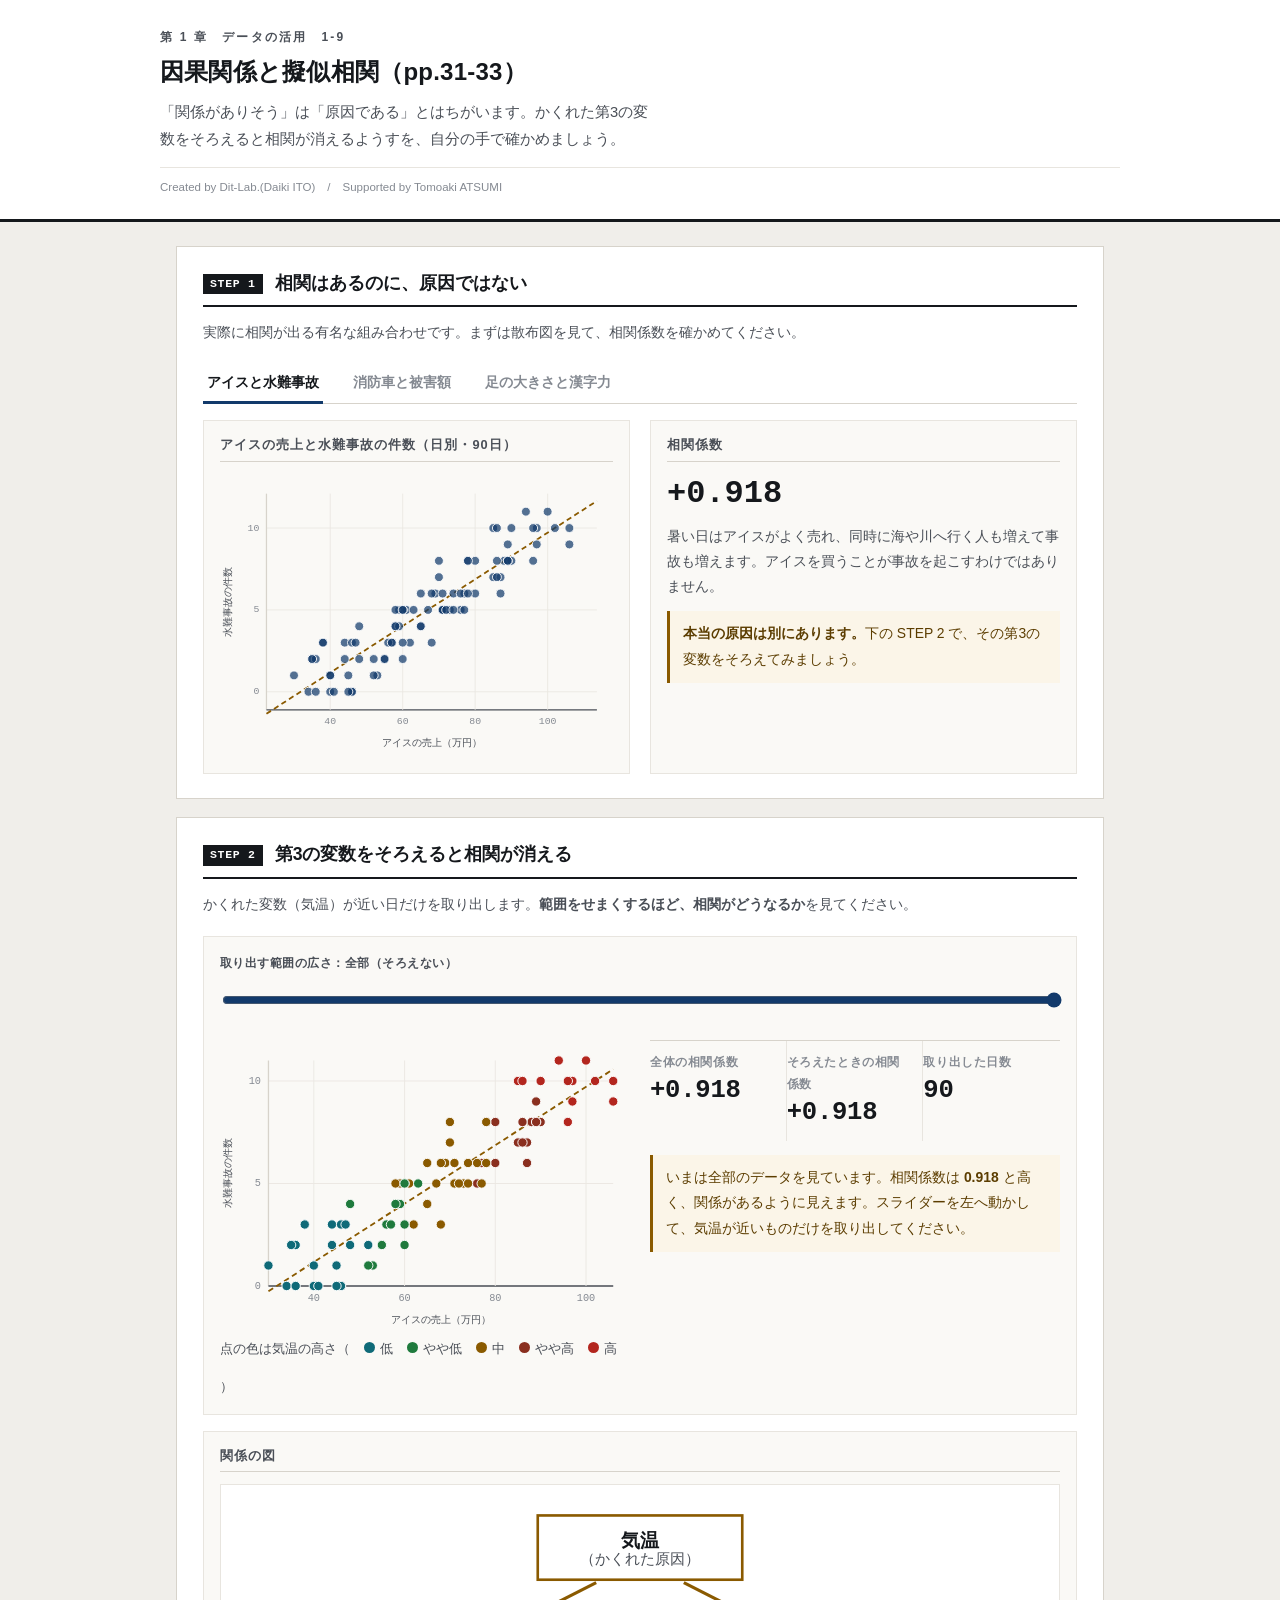
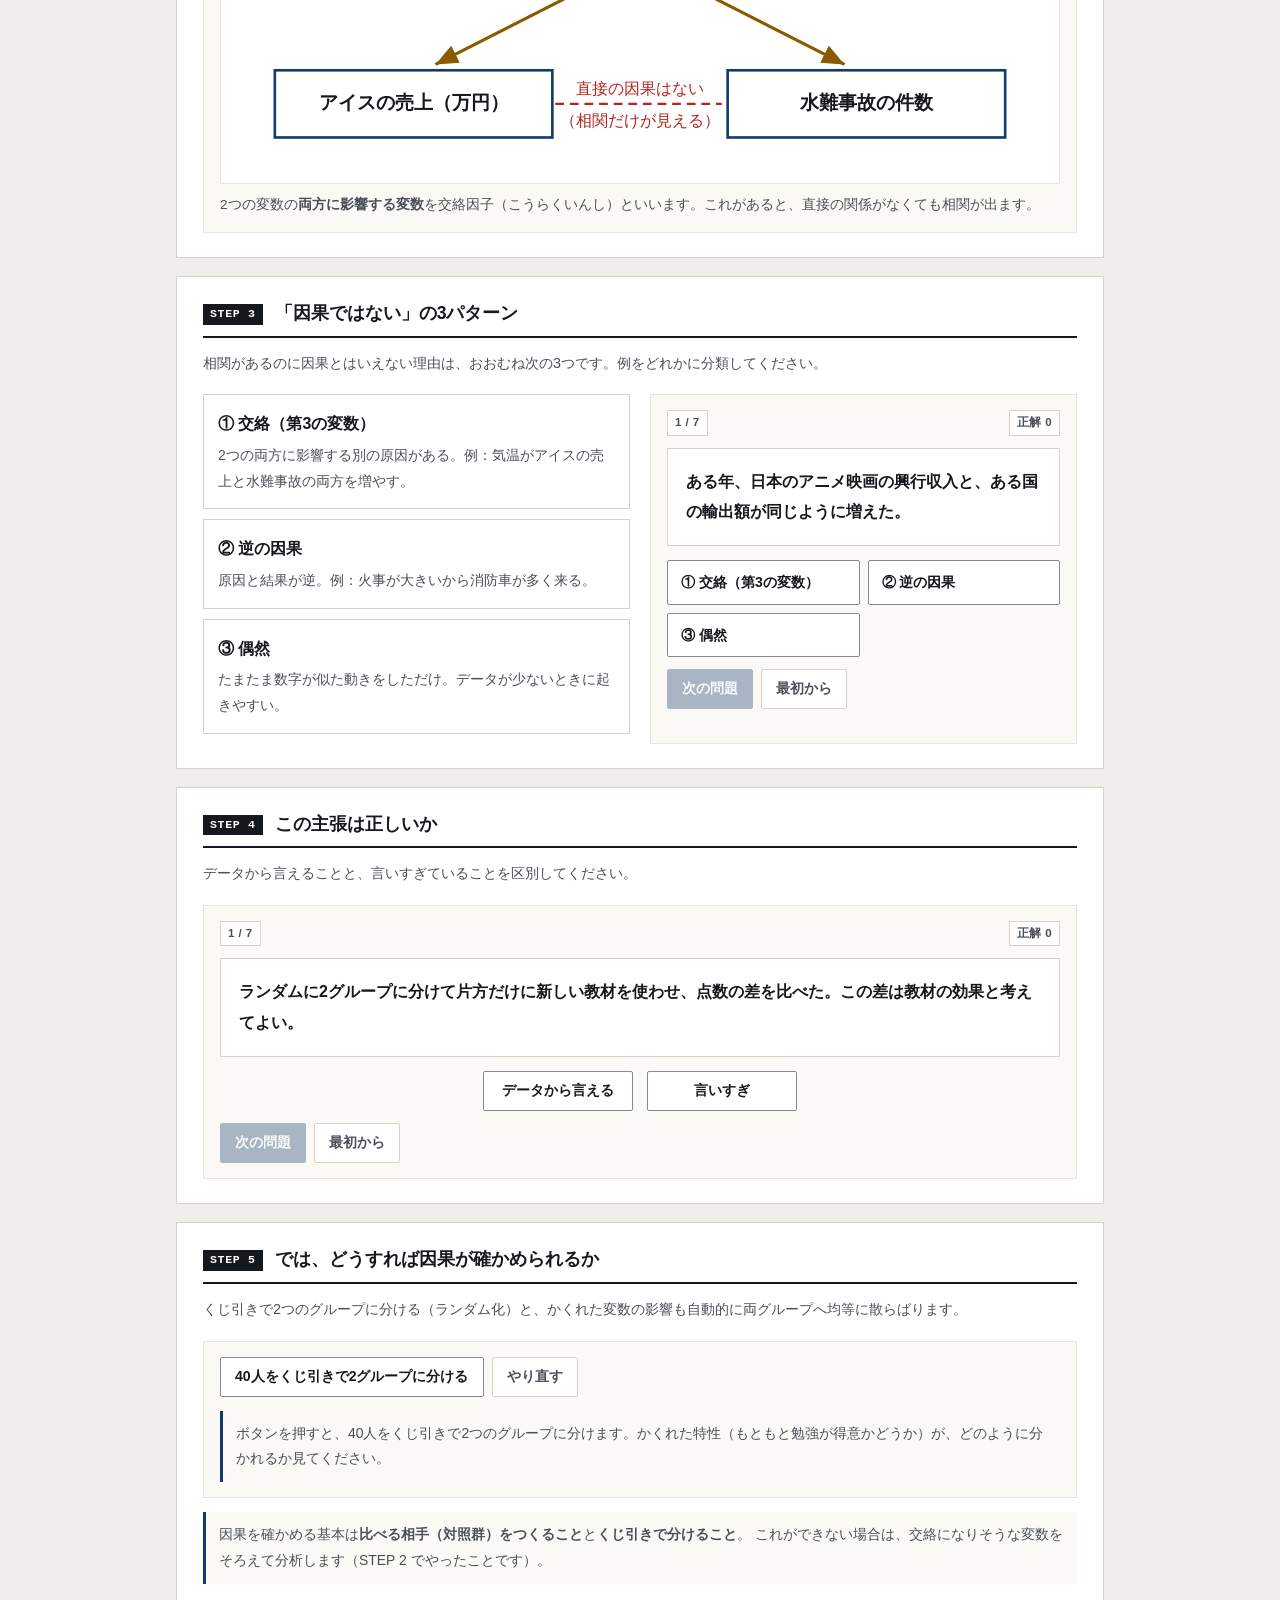
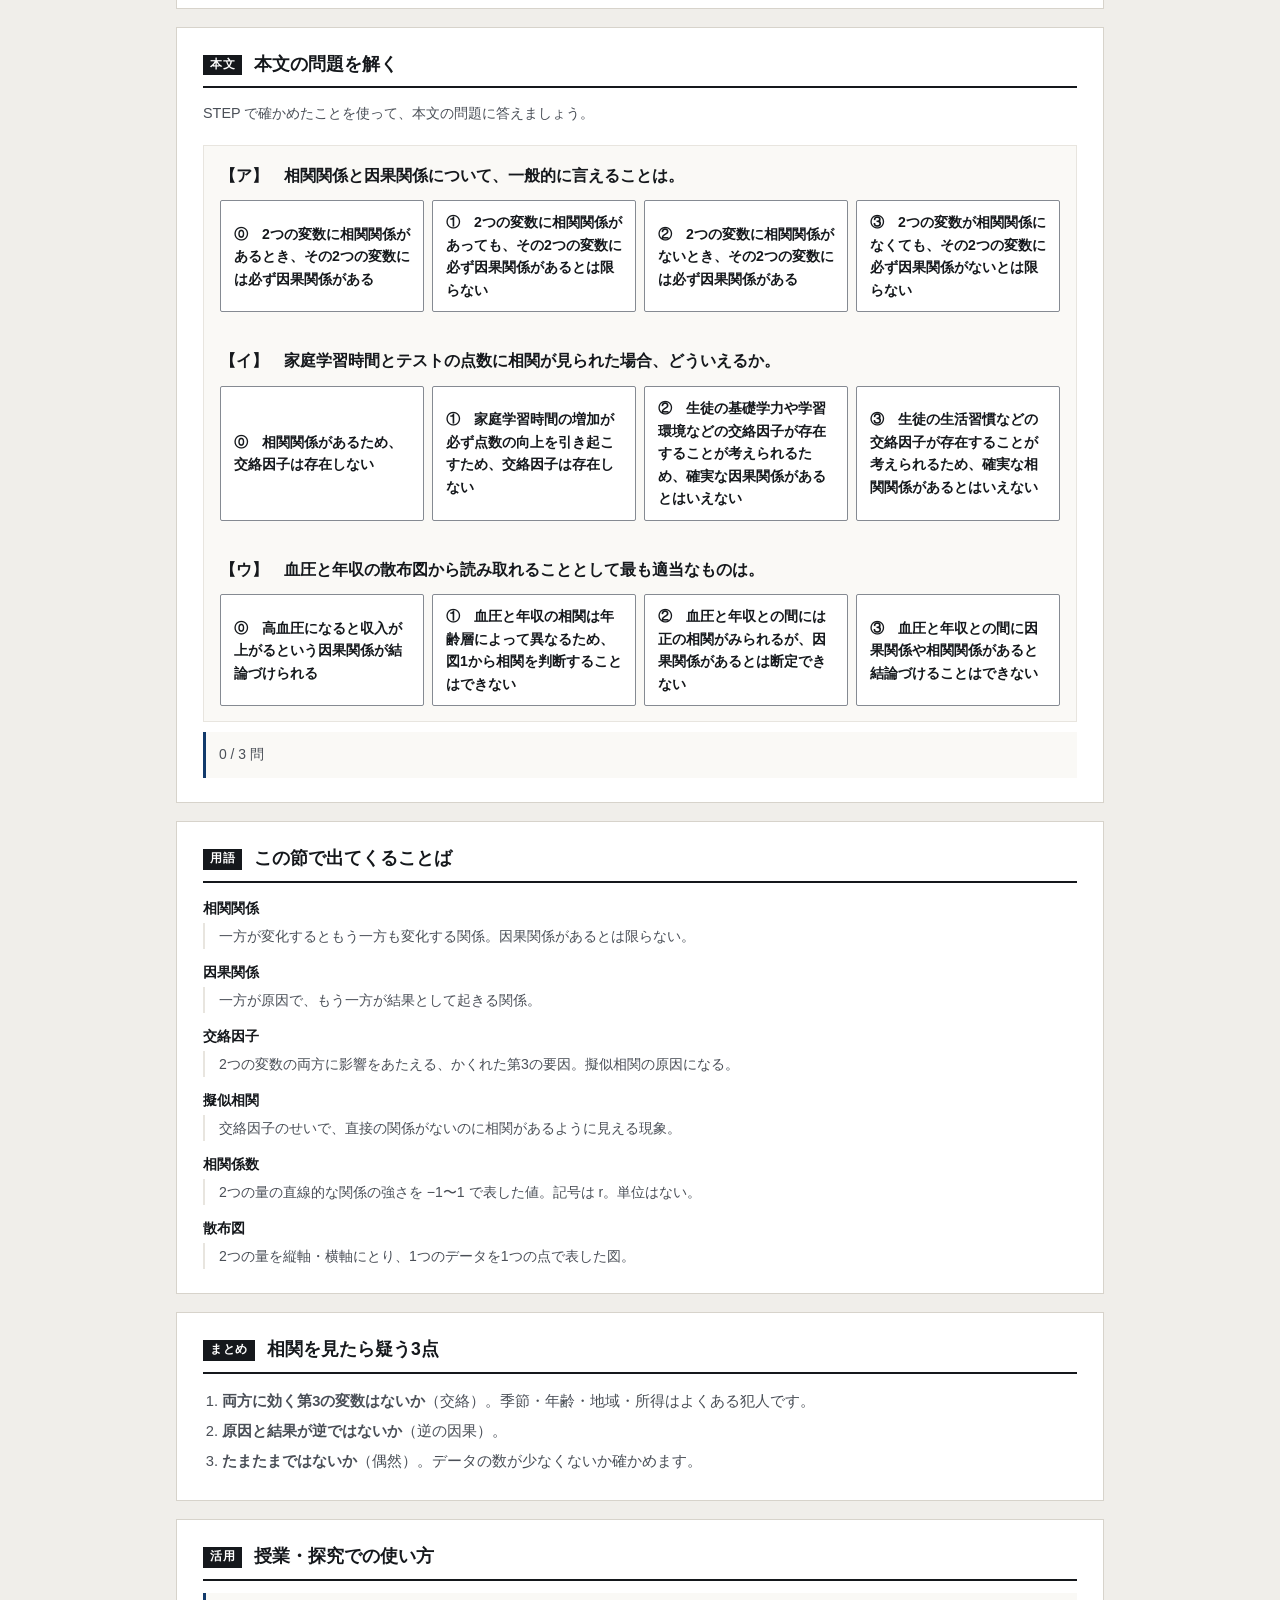
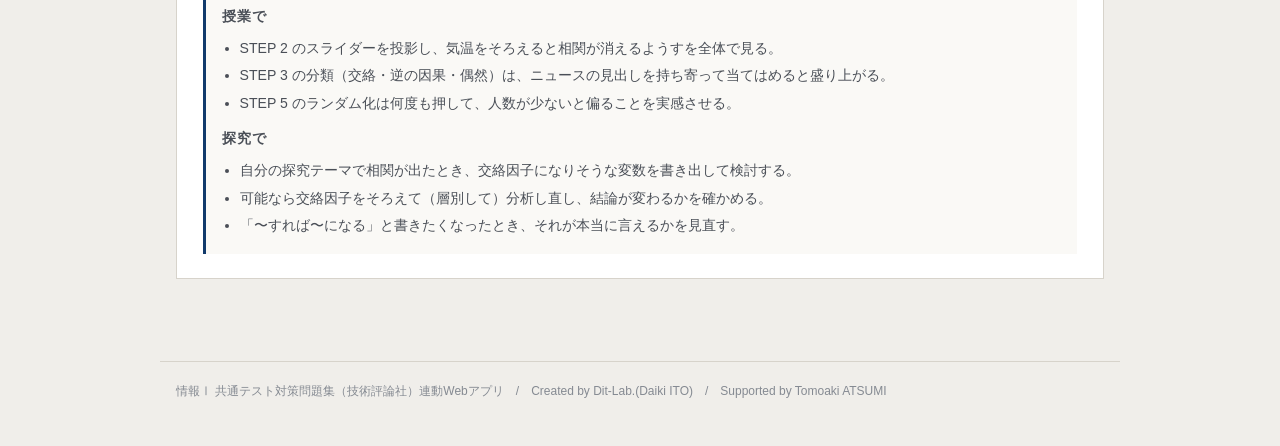
<file: index.html>
<!DOCTYPE html>
<html lang="ja">
<head>
<meta charset="UTF-8">
<meta name="viewport" content="width=device-width, initial-scale=1.0">
<title>因果関係と擬似相関｜情報Ⅰ共通テスト対策問題集</title>
<meta name="description" content="「関係がありそう」は「原因である」とはちがいます。かくれた第3の変数をそろえると相関が消えるようすを、自分の手で確かめましょう。">
<link rel="icon" href="data:image/svg+xml,%3Csvg xmlns=%22http://www.w3.org/2000/svg%22 viewBox=%220 0 32 32%22%3E%3Crect width=%2232%22 height=%2232%22 fill=%22%2315181c%22/%3E%3Ctext x=%2216%22 y=%2222%22 font-size=%2218%22 font-family=%22monospace%22 fill=%22%23fff%22 text-anchor=%22middle%22%3E01%3C/text%3E%3C/svg%3E">
<link rel="stylesheet" href="css/style.css?v=1b60c856">
<link rel="stylesheet" href="css/app.css?v=c2bbabc5">
</head>
<body>

<header class="app-header">
  <div class="inner">
    <span class="eyebrow">第 1 章　データの活用　1-9</span>
    <h1>因果関係と擬似相関（pp.31-33）</h1>
    <p class="lead">「関係がありそう」は「原因である」とはちがいます。かくれた第3の変数をそろえると相関が消えるようすを、自分の手で確かめましょう。</p>
    <p class="credit">Created by Dit-Lab.(Daiki ITO)　/　Supported by Tomoaki ATSUMI</p>
  </div>
</header>

<main class="wrap">
  <section class="step" id="step1">
    <h2><span class="no">STEP 1</span>相関はあるのに、原因ではない</h2>
    <p class="desc">実際に相関が出る有名な組み合わせです。まずは散布図を見て、相関係数を確かめてください。</p>

    <div class="seg" role="group" aria-label="事例の切り替え">
      <button data-case="0" aria-pressed="true">アイスと水難事故</button>
      <button data-case="1" aria-pressed="false">消防車と被害額</button>
      <button data-case="2" aria-pressed="false">足の大きさと漢字力</button>
    </div>

    <div class="grid c2" style="margin-top:16px">
      <div class="panel">
        <h3 id="caseTitle"></h3>
        <div id="caseChart"></div>
        <div class="legendrow" id="caseLegend"></div>
      </div>
      <div class="panel">
        <h3>相関係数</h3>
        <div class="rbig" id="caseR">—</div>
        <p class="why" id="caseWhy" style="margin-top:10px"></p>
        <div class="note warn" style="margin-top:12px">
          <strong>本当の原因は別にあります。</strong>下の STEP 2 で、その第3の変数をそろえてみましょう。
        </div>
      </div>
    </div>
  </section>

  <section class="step" id="step2">
    <h2><span class="no">STEP 2</span>第3の変数をそろえると相関が消える</h2>
    <p class="desc">かくれた変数（<span id="lurkName"></span>）が近い日だけを取り出します。<strong>範囲をせまくするほど、相関がどうなるか</strong>を見てください。</p>

    <div class="panel">
      <label class="fld" for="strat">取り出す範囲の広さ：<span class="mono" id="stratV"></span></label>
      <input type="range" id="strat" min="1" max="10" step="1" value="10">
      <div class="grid c2" style="margin-top:14px">
        <div>
          <div id="stratChart"></div>
          <div class="legendrow" id="stratLegend"></div>
        </div>
        <div>
          <div class="metrics">
            <div class="metric"><div class="k">全体の相関係数</div><div class="v" id="rAll">—</div></div>
            <div class="metric"><div class="k">そろえたときの相関係数</div><div class="v" id="rStrat">—</div></div>
            <div class="metric"><div class="k">取り出した日数</div><div class="v" id="nStrat">—</div></div>
          </div>
          <div class="note" id="stratNote" style="margin-top:14px"></div>
        </div>
      </div>
    </div>

    <div class="panel" style="margin-top:16px">
      <h3>関係の図</h3>
      <div class="diagram" id="diagram"></div>
      <p class="why" style="margin-top:8px">2つの変数の<strong>両方に影響する変数</strong>を交絡因子（こうらくいんし）といいます。これがあると、直接の関係がなくても相関が出ます。</p>
    </div>
  </section>

  <section class="step" id="step3">
    <h2><span class="no">STEP 3</span>「因果ではない」の3パターン</h2>
    <p class="desc">相関があるのに因果とはいえない理由は、おおむね次の3つです。例をどれかに分類してください。</p>

    <div class="grid c2">
      <div>
        <div class="patcard"><b>① 交絡（第3の変数）</b><p>2つの両方に影響する別の原因がある。例：気温がアイスの売上と水難事故の両方を増やす。</p></div>
        <div class="patcard"><b>② 逆の因果</b><p>原因と結果が逆。例：火事が大きいから消防車が多く来る。</p></div>
        <div class="patcard"><b>③ 偶然</b><p>たまたま数字が似た動きをしただけ。データが少ないときに起きやすい。</p></div>
      </div>
      <div class="panel">
        <div class="qhead">
          <span class="badge" id="pProgress">1 / 1</span>
          <span class="badge">正解 <span class="score" id="pScore">0</span></span>
        </div>
        <div class="card-q"><div class="q-scene" id="pText"></div></div>
        <div class="choice4" id="pChoices"></div>
        <div class="note" id="pFb" hidden style="margin-top:12px"></div>
        <div class="btn-row" style="margin-top:12px">
          <button class="btn primary" id="pNext" disabled>次の問題</button>
          <button class="btn ghost" id="pReset">最初から</button>
        </div>
      </div>
    </div>
  </section>

  <section class="step" id="step4">
    <h2><span class="no">STEP 4</span>この主張は正しいか</h2>
    <p class="desc">データから言えることと、言いすぎていることを区別してください。</p>
    <div class="panel">
      <div class="qhead">
        <span class="badge" id="jProgress">1 / 1</span>
        <span class="badge">正解 <span class="score" id="jScore">0</span></span>
      </div>
      <div class="card-q"><div class="q-scene" id="jText"></div></div>
      <div class="btn-row" style="justify-content:center;gap:14px">
        <button class="btn" id="jOk" style="min-width:150px">データから言える</button>
        <button class="btn" id="jNg" style="min-width:150px">言いすぎ</button>
      </div>
      <div class="note" id="jFb" hidden style="margin-top:12px"></div>
      <div class="btn-row" style="margin-top:12px">
        <button class="btn primary" id="jNext" disabled>次の問題</button>
        <button class="btn ghost" id="jReset">最初から</button>
      </div>
    </div>
  </section>

  <section class="step" id="step5">
    <h2><span class="no">STEP 5</span>では、どうすれば因果が確かめられるか</h2>
    <p class="desc">くじ引きで2つのグループに分ける（ランダム化）と、かくれた変数の影響も自動的に両グループへ均等に散らばります。</p>
    <div class="panel">
      <div class="btn-row">
        <button class="btn" id="runTrial">40人をくじ引きで2グループに分ける</button>
        <button class="btn ghost" id="resetTrial">やり直す</button>
      </div>
      <div id="trialChart" style="margin-top:14px"></div>
      <div class="note" id="trialNote" style="margin-top:12px"></div>
    </div>
    <div class="note info" style="margin-top:14px">
      因果を確かめる基本は<strong>比べる相手（対照群）をつくること</strong>と<strong>くじ引きで分けること</strong>。
      これができない場合は、交絡になりそうな変数をそろえて分析します（STEP 2 でやったことです）。
    </div>
  </section>


  <section class="step" id="stepBook">
    <h2><span class="no">本文</span>本文の問題を解く</h2>
    <p class="desc">STEP で確かめたことを使って、本文の問題に答えましょう。</p>
    <div class="panel" id="bookBox"></div>
    <div class="note" id="bookNote" style="margin-top:10px"></div>
  </section>

  <section class="step" id="glossary">
    <h2><span class="no">用語</span>この節で出てくることば</h2>
    <div id="glossBox"></div>
  </section>

  <section class="step">
    <h2><span class="no">まとめ</span>相関を見たら疑う3点</h2>
    <ol style="margin:0;padding-left:1.3em;color:var(--ink-2);font-size:.92rem;line-height:2.05">
      <li><strong>両方に効く第3の変数はないか</strong>（交絡）。季節・年齢・地域・所得はよくある犯人です。</li>
      <li><strong>原因と結果が逆ではないか</strong>（逆の因果）。</li>
      <li><strong>たまたまではないか</strong>（偶然）。データの数が少なくないか確かめます。</li>
    </ol>
  </section>

  <section class="step">
    <h2><span class="no">活用</span>授業・探究での使い方</h2>
    <div class="use-note">
      <h3>授業で</h3>
      <ul>
        <li>STEP 2 のスライダーを投影し、気温をそろえると相関が消えるようすを全体で見る。</li>
        <li>STEP 3 の分類（交絡・逆の因果・偶然）は、ニュースの見出しを持ち寄って当てはめると盛り上がる。</li>
        <li>STEP 5 のランダム化は何度も押して、人数が少ないと偏ることを実感させる。</li>
      </ul>
      <h3 style="margin-top:12px">探究で</h3>
      <ul>
        <li>自分の探究テーマで相関が出たとき、交絡因子になりそうな変数を書き出して検討する。</li>
        <li>可能なら交絡因子をそろえて（層別して）分析し直し、結論が変わるかを確かめる。</li>
        <li>「〜すれば〜になる」と書きたくなったとき、それが本当に言えるかを見直す。</li>
      </ul>
    </div>
  </section>

</main>

<footer class="app-footer">
  情報Ⅰ 共通テスト対策問題集（技術評論社）連動Webアプリ　/　Created by Dit-Lab.(Daiki ITO)　/　Supported by Tomoaki ATSUMI
</footer>

<script src="js/chart.js?v=fb6e3be1"></script>
<script src="js/terms.js?v=01bda077"></script>
<script src="js/quiz.js?v=13402362"></script>
<script src="js/app.js?v=0b6ff65b"></script>
</body>
</html>
</file>
<file: css/style.css>
/* =========================================================
   情報Ⅰ 共通テスト対策問題集 — Web アプリ共通スタイル
   紙面（参考書）に寄せた設計。装飾色は使わず、色は意味を持つときだけ。
   ========================================================= */

:root{
  --paper:#ffffff;
  --paper-2:#faf9f6;      /* うすい紙 */
  --bg:#f0eeea;           /* 台紙 */
  --ink:#15181c;
  --ink-2:#4a4f57;
  --ink-3:#858a92;
  --rule:#d7d3cb;         /* 罫線 */
  --rule-2:#e8e5df;
  --accent:#123a6b;       /* 濃紺。主要操作と現在地だけに使う */
  --accent-w:#e9eef6;
  --zero:#c0392b;         /* 左＝0 */
  --one:#1d4ed8;          /* 右＝1 */
  --ok:#1f7a3d;   --ok-bg:#eef6f0;
  --ng:#b3261e;   --ng-bg:#fbefee;
  --warn:#8a5a00; --warn-bg:#fbf5e8;
  --font:"Hiragino Kaku Gothic ProN","Hiragino Sans","Yu Gothic Medium","Yu Gothic",
         "Noto Sans JP",Meiryo,-apple-system,BlinkMacSystemFont,sans-serif;
  --mono:"SFMono-Regular",Menlo,Consolas,"Courier New",monospace;
}

*{box-sizing:border-box}
[hidden]{display:none !important}
html{-webkit-text-size-adjust:100%}
body{
  margin:0; background:var(--bg); color:var(--ink);
  font-family:var(--font); font-size:16px; line-height:1.85;
  font-feature-settings:"palt" 1;
}
h1,h2,h3,h4{line-height:1.45; margin:0; font-weight:700}
p{margin:0 0 .75em} p:last-child{margin-bottom:0}
a{color:var(--accent)}

/* ---------- 標題 ---------- */
.app-header{background:var(--paper); border-bottom:3px solid var(--ink); padding:26px 20px 20px}
.app-header .inner{max-width:960px; margin:0 auto}
.app-header .eyebrow{
  font-size:.75rem; font-weight:700; color:var(--ink-2); letter-spacing:.18em;
  display:block; margin-bottom:7px;
}
.app-header h1{font-size:1.5rem; letter-spacing:.01em}
.app-header .lead{font-size:.92rem; color:var(--ink-2); margin-top:9px; max-width:60ch}
.app-header .credit{
  font-size:.72rem; color:var(--ink-3); margin-top:14px;
  padding-top:9px; border-top:1px solid var(--rule-2);
}

/* ---------- 版面 ---------- */
.wrap{max-width:960px; margin:0 auto; padding:24px 16px 64px}
.step{background:var(--paper); border:1px solid var(--rule); padding:24px 26px; margin-bottom:18px}
.step > h2{
  display:flex; align-items:baseline; gap:12px; font-size:1.1rem;
  padding-bottom:9px; border-bottom:2px solid var(--ink); margin-bottom:12px;
}
.step > h2 .no{
  flex:none; font-family:var(--mono); font-size:.72rem; font-weight:700;
  background:var(--ink); color:var(--paper); padding:2px 7px; letter-spacing:.06em;
  position:relative; top:-2px;
}
.step > .desc{color:var(--ink-2); font-size:.9rem; margin-bottom:18px}
.step[hidden]{display:none}

.grid{display:grid; gap:20px}
.grid > *{min-width:0}          /* 子の中身で列が広がるのを防ぐ */
@media(min-width:800px){ .grid.c2{grid-template-columns:1fr 1fr} }
@media(min-width:800px){ .grid.c21{grid-template-columns:1.45fr 1fr} }

.panel{border:1px solid var(--rule-2); background:var(--paper-2); padding:15px 16px; min-width:0}
.panel > h3{
  font-size:.8rem; font-weight:700; color:var(--ink-2); letter-spacing:.08em;
  margin-bottom:12px; padding-bottom:6px; border-bottom:1px solid var(--rule);
}

/* ---------- 部品 ---------- */
.btn{
  appearance:none; border:1px solid var(--ink-3); background:var(--paper); color:var(--ink);
  font-family:inherit; font-size:.88rem; font-weight:700; padding:8px 14px;
  border-radius:2px; cursor:pointer; min-height:40px; line-height:1.4;
  transition:background .12s, border-color .12s, color .12s;
}
.btn:hover:not(:disabled){background:var(--accent-w); border-color:var(--accent); color:var(--accent)}
.btn:disabled{opacity:.35; cursor:not-allowed}
.btn.primary{background:var(--accent); color:var(--paper); border-color:var(--accent)}
.btn.primary:hover:not(:disabled){background:#0d2c53; color:var(--paper)}
.btn.ghost{border-color:var(--rule); color:var(--ink-2)}
.btn.sm{font-size:.8rem; padding:5px 10px; min-height:34px}
.btn-row{display:flex; flex-wrap:wrap; gap:8px; align-items:center}

/* タブ（見出し下線式） */
.seg{display:flex; gap:0; border-bottom:1px solid var(--rule)}
.seg button{
  appearance:none; border:0; background:transparent; font-family:inherit; font-size:.88rem;
  font-weight:700; color:var(--ink-3); padding:9px 4px; margin-right:26px; cursor:pointer;
  border-bottom:3px solid transparent; margin-bottom:-1px; min-height:40px;
}
.seg button:hover{color:var(--ink-2)}
.seg button[aria-pressed="true"]{color:var(--ink); border-bottom-color:var(--accent)}

label.fld{display:block; font-size:.78rem; font-weight:700; color:var(--ink-2); margin-bottom:5px; letter-spacing:.04em}
input[type=text], textarea, input[type=number]{
  width:100%; font-family:inherit; font-size:1rem; color:var(--ink);
  border:1px solid var(--ink-3); border-radius:2px; padding:9px 11px;
  background:var(--paper); min-height:42px;
}
input:focus, textarea:focus{outline:2px solid var(--accent); outline-offset:-1px; border-color:var(--accent)}
.btn:focus-visible, .seg button:focus-visible, .node-card:focus-visible{outline:2px solid var(--accent); outline-offset:2px}
textarea{resize:vertical; line-height:1.7}
.mono{font-family:var(--mono)}

table.tbl{width:100%; border-collapse:collapse; font-size:.89rem}
table.tbl th, table.tbl td{border-bottom:1px solid var(--rule-2); padding:7px 10px; text-align:right}
table.tbl th:first-child, table.tbl td:first-child{text-align:left}
table.tbl thead th{border-bottom:1.5px solid var(--ink); font-size:.76rem; color:var(--ink-2); font-weight:700; white-space:nowrap}
.tbl-scroll{overflow-x:auto; -webkit-overflow-scrolling:touch; max-width:100%}

.note{padding:10px 13px; font-size:.87rem; border-left:3px solid var(--ink-3); background:var(--paper-2); overflow-wrap:break-word; word-break:break-word}
.note.ok{background:var(--ok-bg); border-left-color:var(--ok); color:#123f22}
.note.ng{background:var(--ng-bg); border-left-color:var(--ng); color:#6d1a15}
.note.info{background:var(--paper-2); border-left-color:var(--accent); color:var(--ink-2)}
.note.warn{background:var(--warn-bg); border-left-color:var(--warn); color:#5c3d00}
.note[hidden]{display:none}

.badge{
  display:inline-block; font-size:.72rem; font-weight:700; padding:1px 7px;
  border:1px solid var(--rule); color:var(--ink-2); background:var(--paper); letter-spacing:.04em;
}

/* 数値は罫線で仕切るだけ。カードにしない */
.metrics{display:flex; flex-wrap:wrap; gap:0; border-top:1px solid var(--rule)}
.metric{flex:1 1 130px; padding:11px 14px 11px 0; border-right:1px solid var(--rule-2)}
.metric:last-child{border-right:0}
.metric .k{font-size:.74rem; color:var(--ink-3); font-weight:700; letter-spacing:.05em}
.metric .v{font-size:1.6rem; font-weight:700; line-height:1.3; font-family:var(--mono); letter-spacing:-.01em}
.metric .s{font-size:.76rem; color:var(--ink-2)}

.bit0{color:var(--zero); font-weight:700}
.bit1{color:var(--one); font-weight:700}

.app-footer{
  max-width:960px; margin:0 auto; padding:18px 16px 44px; color:var(--ink-3);
  font-size:.75rem; border-top:1px solid var(--rule);
}
.sr-only{position:absolute;width:1px;height:1px;overflow:hidden;clip:rect(0 0 0 0);white-space:nowrap}

@media(max-width:640px){
  body{font-size:15px}
  .app-header{padding:20px 16px 16px}
  .app-header h1{font-size:1.16rem}
  .wrap{padding:16px 12px 52px}
  .step{padding:18px 15px}
  .seg button{margin-right:18px; font-size:.84rem}
  .metric{flex-basis:50%; border-right:0}
}
@media (prefers-reduced-motion:reduce){ *{animation:none!important; transition:none!important} }

/* ---------- 自分のデータ・共有・印刷 ---------- */
.toolbar{display:flex; flex-wrap:wrap; gap:8px; align-items:center; margin-top:12px;
  padding-top:12px; border-top:1px solid var(--rule-2)}
.toolbar .hint{font-size:.78rem; color:var(--ink-3)}
.paste-area{width:100%; min-height:110px; font-family:var(--mono); font-size:.86rem}
.use-note{background:var(--paper-2); border-left:3px solid var(--accent); padding:14px 16px; font-size:.88rem}
.use-note h3{font-size:.86rem; letter-spacing:.06em; margin-bottom:8px; color:var(--ink-2)}
.use-note ol, .use-note ul{margin:0; padding-left:1.25em; line-height:1.95; color:var(--ink-2)}

@media print{
  body{background:#fff}
  .app-header{border-bottom:2px solid #000}
  .step{border:1px solid #bbb; break-inside:avoid; page-break-inside:avoid; margin-bottom:12px}
  .btn, .seg, .toolbar, input[type=range]{display:none !important}
  .note{border-left-width:2px}
  a[href]:after{content:""}
}

/* ---------- 入力グリッド ---------- */
.dg-scroll{overflow:auto; -webkit-overflow-scrolling:touch; border:1px solid var(--rule); background:var(--paper); max-height:420px}
table.dg{border-collapse:collapse; font-family:var(--mono); font-size:.9rem; min-width:100%}
table.dg th, table.dg td{border:1px solid var(--rule-2); padding:0}
table.dg thead th{background:var(--paper-2); position:sticky; top:0; z-index:2}
table.dg .dg-n{background:var(--paper-2); color:var(--ink-3); font-size:.76rem; font-weight:400;
  text-align:center; min-width:34px; padding:0 4px; position:sticky; left:0; z-index:1}
table.dg .dg-corner{background:var(--paper-2); min-width:34px; position:sticky; left:0; z-index:3}
table.dg .dg-act{background:var(--paper-2); width:34px}
.dg-h, .dg-c{width:100%; min-width:96px; border:0; background:transparent; font-family:inherit;
  font-size:.9rem; padding:8px 9px; color:var(--ink); min-height:38px}
.dg-h{font-weight:700; font-family:var(--font); font-size:.82rem; color:var(--ink-2)}
.dg-c.num{text-align:right}
.dg-c:focus, .dg-h:focus{outline:2px solid var(--accent); outline-offset:-2px; background:var(--accent-w)}
.dg-del{border:0; background:transparent; color:var(--ink-3); cursor:pointer; width:32px; height:34px; font-size:1rem}
.dg-del:hover{color:var(--ng)}
.dg-tools{display:flex; flex-wrap:wrap; gap:8px; align-items:center; margin-top:10px}
.dg-hint{font-size:.76rem; color:var(--ink-3)}

/* ---------- ファイル読み込み ---------- */
.filebox{display:flex; flex-wrap:wrap; gap:10px; align-items:center; padding:12px;
  border:1px dashed var(--rule); background:var(--paper-2)}
.filebox input[type=file]{font-size:.85rem; font-family:inherit; max-width:100%}
.filebox .sel{max-width:220px}
.filelabel{display:inline-flex; align-items:center; gap:6px; font-size:.85rem; font-weight:700;
  border:1px solid var(--ink-3); background:var(--paper); padding:8px 14px; border-radius:2px; cursor:pointer; min-height:40px}
.filelabel:hover{border-color:var(--accent); color:var(--accent); background:var(--accent-w)}
.filelabel input{display:none}

/* ---------- 用語解説 ---------- */
.term{position:relative; border-bottom:1.5px dotted var(--accent); cursor:help; color:var(--accent); font-weight:700}
.term .term-pop{display:none; position:absolute; left:0; top:1.7em; z-index:50; width:min(300px,78vw);
  background:var(--paper); border:1px solid var(--ink-3); box-shadow:0 6px 20px rgba(0,0,0,.14);
  padding:10px 12px; font-size:.82rem; font-weight:400; color:var(--ink-2); line-height:1.75;
  border-left:3px solid var(--accent); cursor:auto; text-align:left}
.term .term-pop b{display:block; color:var(--ink); font-size:.86rem; margin-bottom:3px}
.term.open .term-pop{display:block}
dl.gloss{margin:0; font-size:.88rem}
dl.gloss dt{font-weight:700; color:var(--ink); margin-top:10px}
dl.gloss dt:first-child{margin-top:0}
dl.gloss dd{margin:2px 0 0; color:var(--ink-2); line-height:1.85; padding-left:1em; border-left:2px solid var(--rule-2)}
@media print{ .term{border-bottom:0; color:inherit} .term .term-pop{display:none !important} }

/* ---------- スマホ・タブレット ---------- */
@media (max-width:1024px){
  /* iOS で入力時に画面が勝手に拡大するのを防ぐ（16px 未満だとズームする） */
  input[type=text], input[type=number], textarea, select, .dg-c, .dg-h{ font-size:16px }
  .dg-c, .dg-h{ min-width:110px }
}
@media (max-width:820px){
  .grid.c2,.grid.c21{grid-template-columns:1fr}
  .dg-scroll{max-height:340px}
  .filebox{flex-direction:column; align-items:stretch}
  .filebox .sel{max-width:100%}
  .term .term-pop{left:auto; right:0; width:min(280px,86vw)}
}
@media (max-width:480px){
  .step > h2{font-size:1rem; flex-wrap:wrap}
  .metrics{gap:0}
  .metric{flex-basis:50%; padding-right:10px}
  .metric .v{font-size:1.3rem}
  .btn{padding:8px 12px}
  .dg-tools{gap:6px}
  .dg-hint{width:100%}
}
/* タッチ操作でのスクロールを滑らかに */
.tbl-scroll, .dg-scroll, .tree-box{ -webkit-overflow-scrolling:touch; overscroll-behavior-x:contain }

/* 幅指定つきの入力欄がスマートフォンではみ出さないようにする */
input[type=text], input[type=number], input[type=search], textarea, select{ max-width:100% }
.btn-row > label{ min-width:0; max-width:100% }
.btn-row > label input, .btn-row > label select{ max-width:100% }

/* 共通：○×判定・並べかえ（quiz.js 用） */
.abcde{border:1px solid var(--rule); border-radius:3px; overflow:hidden}
.abcde > div{border-top:1px solid var(--rule); padding:10px 12px}
.abcde > div:first-child{border-top:0}
.abcde .st{display:flex; gap:10px; align-items:flex-start; flex-wrap:wrap}
.abcde .st .k{font-weight:700; font-family:var(--mono); min-width:1.4em}
.abcde .st .t{flex:1; min-width:12em}
.abcde .jb{display:flex; gap:6px}
.abcde .jb .btn{min-width:3.4em; padding:6px 10px; text-align:center}
.prep{display:grid; grid-template-columns:repeat(auto-fit,minmax(150px,1fr)); gap:10px; margin-top:10px}
.prep .slot{border:1px dashed var(--ink-3); border-radius:3px; padding:10px; min-height:92px; background:var(--paper)}
.prep .slot.filled{border-style:solid}
.prep .slot .tag{font:700 .74rem/1.4 var(--mono); color:var(--accent); display:block; margin-bottom:6px}
.prep .slot .txt{font-size:.86rem; line-height:1.7}
.cards{display:flex; flex-wrap:wrap; gap:8px; margin-top:10px}
.cards .c{border:1px solid var(--ink-3); border-radius:3px; padding:9px 12px; background:var(--paper);
  cursor:pointer; font-size:.88rem; max-width:100%; text-align:left; font-family:inherit; color:var(--ink)}
.cards .c:hover{background:var(--warn-bg)}
.cards .c.used{opacity:.35; pointer-events:none}

/* --- 予想してから実行 --- */
.pmark{display:inline-block; background:var(--accent); color:#fff; font-size:.7rem; font-weight:700;
  letter-spacing:.08em; padding:2px 7px; border-radius:2px; margin-right:8px; vertical-align:2px}
input.pin{font-size:1.05rem; padding:7px 10px; border:1px solid var(--rule); border-radius:3px;
  width:9em; max-width:100%; background:#fff}
.btn-row .unit{color:var(--muted); font-size:.9rem}
.choice4 .btn.on{border-color:var(--accent); box-shadow:inset 0 0 0 1px var(--accent); font-weight:700}
/* 設問文の見出し（flex ではなく通常の段落。.qhead は左右振り分け用なので用途が別） */
.pq{margin:0 0 10px; font-weight:700; line-height:1.85}
</file>
<file: css/app.css>
.qhead{display:flex; justify-content:space-between; align-items:center; margin-bottom:12px}
.card-q{border:1px solid var(--rule); background:var(--paper); padding:18px; margin-bottom:14px}
.q-scene{font-size:1rem; font-weight:700; line-height:1.9}
.choice4{display:grid; gap:8px; grid-template-columns:repeat(auto-fit,minmax(150px,1fr))}
.choice4 .btn{text-align:left; line-height:1.6; padding:10px 13px}
.choice4 .btn.correct{background:var(--ok-bg); border-color:var(--ok); color:var(--ok)}
.choice4 .btn.wrong{background:var(--ng-bg); border-color:var(--ng); color:var(--ng)}
.choice4.locked{pointer-events:none}
input[type=range]{width:100%; accent-color:var(--accent); height:34px}
.rbig{font-family:var(--mono); font-size:2rem; font-weight:700; line-height:1.25}
.why{font-size:.85rem; color:var(--ink-2); line-height:1.85}
.legendrow{display:flex; gap:14px; flex-wrap:wrap; font-size:.8rem; color:var(--ink-2); margin-top:8px}
.legendrow i{display:inline-block; width:11px; height:11px; margin-right:5px; border-radius:50%}
.diagram{border:1px solid var(--rule-2); background:var(--paper); padding:10px}
.diagram svg{display:block; margin:0 auto; max-width:100%}
.patcard{border:1px solid var(--rule); background:var(--paper); padding:14px; margin-bottom:10px}
.patcard b{display:block; margin-bottom:4px}
.patcard p{font-size:.87rem; color:var(--ink-2); margin:0}
</file>
